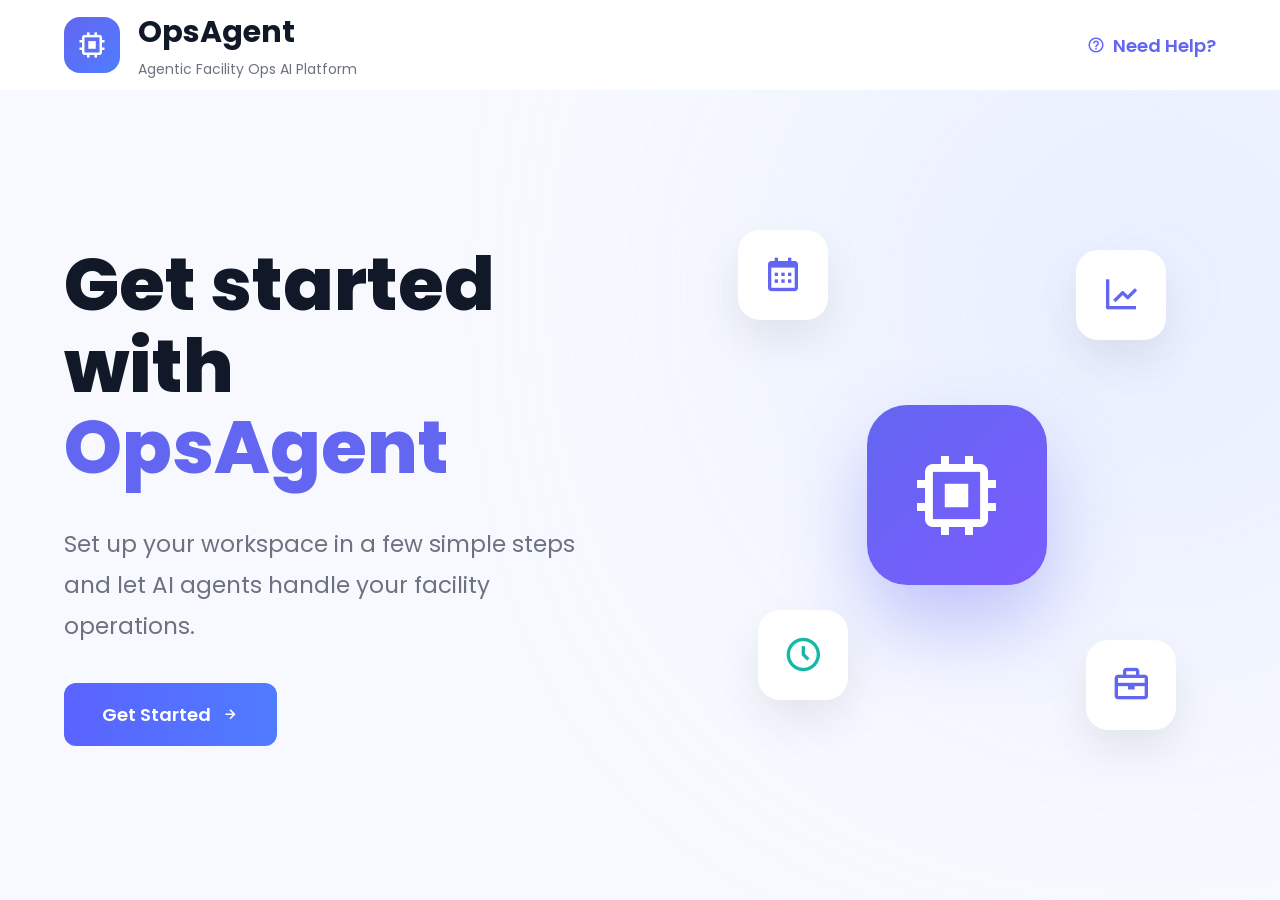
<file: index.html>
<!DOCTYPE html>
<html lang="en">

<head>

<meta charset="UTF-8">

<meta name="viewport" content="width=device-width, initial-scale=1.0">

<title>Agentic Facility Ops AI</title>

<link rel="preconnect" href="https://fonts.googleapis.com">

<link rel="preconnect" href="https://fonts.gstatic.com" crossorigin>

<link href="https://fonts.googleapis.com/css2?family=Poppins:wght@300;400;500;600;700;800&display=swap" rel="stylesheet">

<link href='https://unpkg.com/boxicons@2.1.4/css/boxicons.min.css' rel='stylesheet'>

<link rel="stylesheet" href="css/style.css">

<link rel="stylesheet" href="css/landing.css">

</head>

<body>

<!-- NAVBAR -->

<header>

<div class="container nav">

<div class="logo">

<div class="logo-icon">
<i class='bx bx-chip'></i>
</div>

<div>

<h2>OpsAgent</h2>

<p>Agentic Facility Ops AI Platform</p>

</div>

</div>

<a href="signup.html" class="help">

<i class='bx bx-help-circle'></i>

Need Help?

</a>

</div>

</header>


<!-- HERO -->

<section class="hero">

<div class="container hero-content">

<div class="left">

<h1>

Get started with

<span>OpsAgent</span>

</h1>

<p>

Set up your workspace in a few simple steps and let AI agents

handle your facility operations.

</p>

<a href="signup.html" class="btn">

Get Started

<i class='bx bx-right-arrow-alt'></i>

</a>

</div>

<div class="right">

<div class="center-logo">

<i class='bx bx-chip'></i>

</div>

<div class="floating card1">

<i class='bx bx-calendar'></i>

</div>

<div class="floating card2">

<i class='bx bx-line-chart'></i>

</div>

<div class="floating card3">

<i class='bx bx-time-five'></i>

</div>

<div class="floating card4">

<i class='bx bx-briefcase'></i>


</div>

</div>

</div>

</section>


<script src="js/app.js"></script>

</body>

</html>
</file>
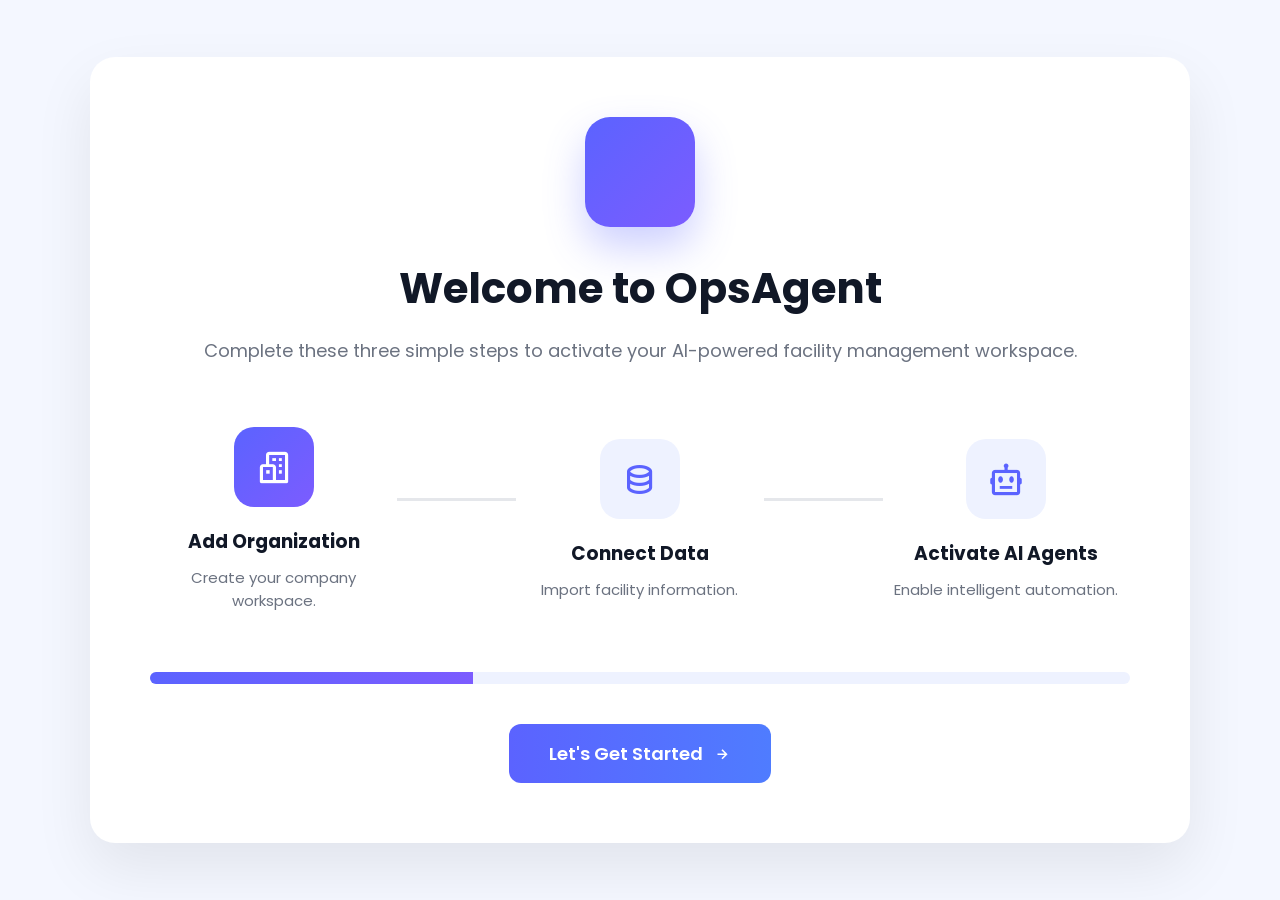
<file: onboarding.html>
<!DOCTYPE html>
<html lang="en">

<head>

<meta charset="UTF-8">

<meta name="viewport" content="width=device-width, initial-scale=1.0">

<title>Setup Workspace</title>

<link rel="preconnect" href="https://fonts.googleapis.com">

<link rel="preconnect" href="https://fonts.gstatic.com" crossorigin>

<link href="https://fonts.googleapis.com/css2?family=Poppins:wght@300;400;500;600;700;800&display=swap" rel="stylesheet">

<link href='https://unpkg.com/boxicons@2.1.4/css/boxicons.min.css' rel='stylesheet'>

<link rel="stylesheet" href="css/style.css">

<link rel="stylesheet" href="css/onboarding.css">

</head>

<body>

<div class="onboarding-page">

<div class="setup-card">

<div class="logo-box">

<i class='bx bxs-hexagon'></i>

</div>

<h1>Welcome to OpsAgent</h1>

<p class="subtitle">

Complete these three simple steps to activate your AI-powered facility management workspace.

</p>

<div class="steps">

<div class="step active">

<div class="step-icon">

<i class='bx bx-buildings'></i>

</div>

<h3>Add Organization</h3>

<p>Create your company workspace.</p>

</div>

<div class="line"></div>

<div class="step">

<div class="step-icon">

<i class='bx bx-data'></i>

</div>

<h3>Connect Data</h3>

<p>Import facility information.</p>

</div>

<div class="line"></div>

<div class="step">

<div class="step-icon">

<i class='bx bx-bot'></i>

</div>

<h3>Activate AI Agents</h3>

<p>Enable intelligent automation.</p>

</div>

</div>

<div class="progress">

<div class="progress-fill"></div>

</div>

<button id="startBtn" class="btn">

Let's Get Started

<i class='bx bx-right-arrow-alt'></i>

</button>

</div>

</div>

<script src="js/onboarding.js"></script>

</body>

</html>
</file>
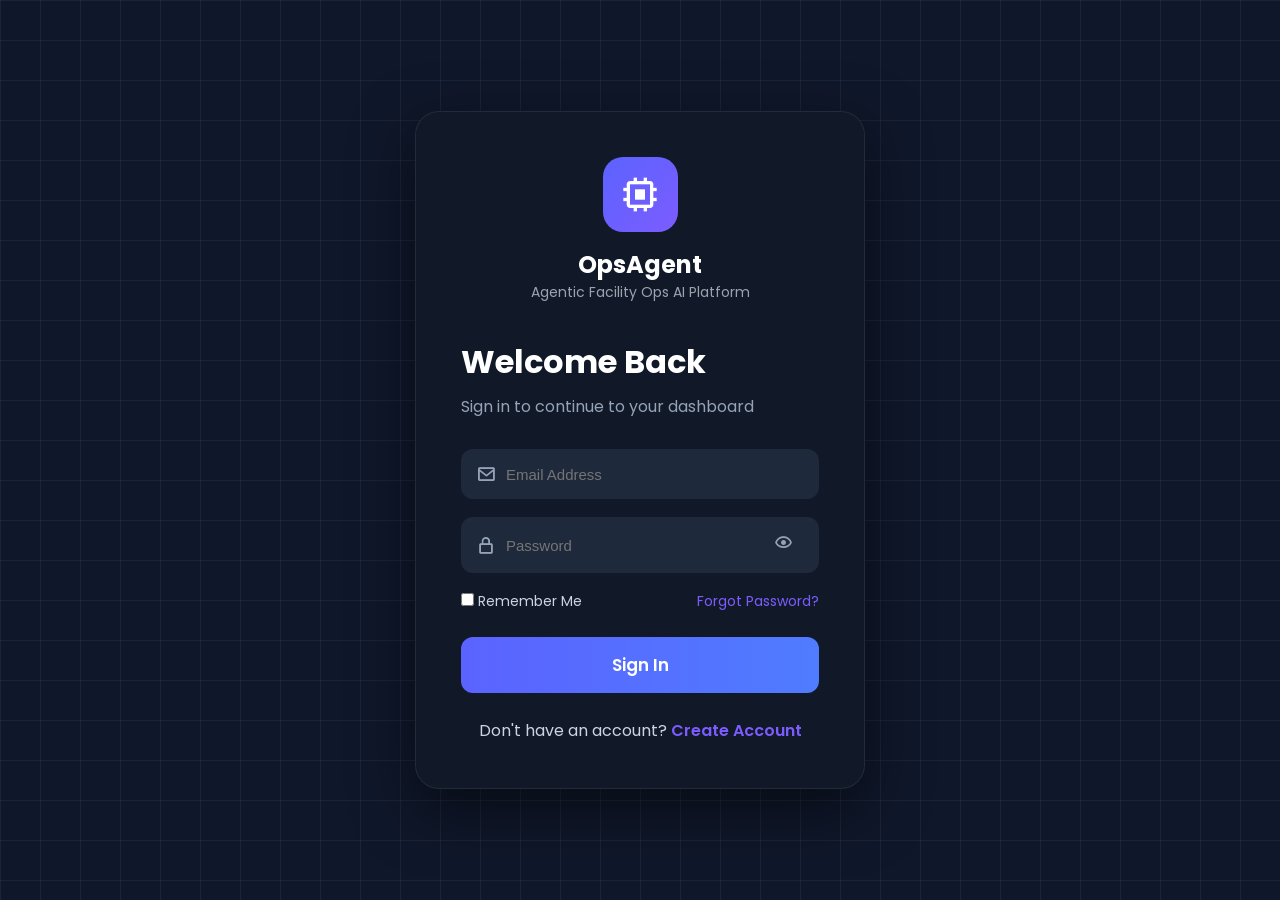
<file: signin.html>
<!DOCTYPE html>
<html lang="en">

<head>

<meta charset="UTF-8">

<meta name="viewport" content="width=device-width, initial-scale=1.0">

<title>Sign In</title>

<link rel="preconnect" href="https://fonts.googleapis.com">

<link rel="preconnect" href="https://fonts.gstatic.com" crossorigin>

<link href="https://fonts.googleapis.com/css2?family=Poppins:wght@300;400;500;600;700;800&display=swap" rel="stylesheet">

<link href='https://unpkg.com/boxicons@2.1.4/css/boxicons.min.css' rel='stylesheet'>

<link rel="stylesheet" href="css/style.css">

<link rel="stylesheet" href="css/signin.css">

</head>

<body>

<div class="login-page">

<div class="login-card">

<div class="logo">

<div class="logo-box">

<i class='bx bx-chip'></i>

</div>

<h2>OpsAgent</h2>

<p>Agentic Facility Ops AI Platform</p>

</div>

<form id="signinForm">

<h1>Welcome Back</h1>

<p class="sub">

Sign in to continue to your dashboard

</p>

<div class="input-box">

<i class='bx bx-envelope'></i>

<input
type="email"
id="loginEmail"
placeholder="Email Address"
required>

</div>

<div class="input-box">

<i class='bx bx-lock-alt'></i>

<input
type="password"
id="loginPassword"
placeholder="Password"
required>

<span id="togglePassword">

<i class='bx bx-show'></i>

</span>

</div>

<div class="options">

<label>

<input type="checkbox">

Remember Me

</label>

<a href="#">Forgot Password?</a>

</div>

<button class="btn login-btn">

Sign In

</button>

<div class="bottom">

Don't have an account?

<a href="signup.html">

Create Account

</a>

</div>

</form>

</div>

</div>

<script src="js/auth.js"></script>

</body>

</html>
</file>
<file: css/style.css>
:root{

    --primary:#5B63FF;
    --primary-light:#7A7FFF;

    --secondary:#EEF2FF;

    --success:#21C55D;

    --warning:#F59E0B;

    --danger:#EF4444;

    --white:#FFFFFF;

    --bg:#F8FAFC;

    --card:#FFFFFF;

    --text:#111827;

    --text-light:#6B7280;

    --border:#E5E7EB;

    --shadow:0 12px 35px rgba(15,23,42,.08);

    --radius:16px;

}
*{
    margin:0;
    padding:0;
    box-sizing:border-box;
}
html{
    scroll-behavior:smooth;
}
body{

    font-family:'Poppins',sans-serif;

    background:var(--bg);

    color:var(--text);

}
a{
    text-decoration:none;
}

ul{
    list-style:none;
}

button{

    cursor:pointer;

    border:none;

    font-family:inherit;

}
.container{

    width:90%;

    max-width:1400px;

    margin:auto;

}
.btn{

    display:inline-flex;

    align-items:center;

    justify-content:center;

    gap:10px;

    padding:14px 30px;

    border-radius:12px;

    background:linear-gradient(90deg,#5B63FF,#4F7CFF);

    color:#fff;

    font-weight:600;

    transition:.3s;

}
.btn:hover{

    transform:translateY(-2px);

    box-shadow:0 15px 30px rgba(91,99,255,.35);

}
.card{

    background:#fff;

    border-radius:16px;

    box-shadow:var(--shadow);

    border:1px solid var(--border);

}
.input{

    width:100%;

    padding:14px 18px;

    border:1px solid var(--border);

    border-radius:12px;

    outline:none;

    font-size:15px;

}
.title{

    font-size:42px;

    font-weight:700;

}
.subtitle{

    color:var(--text-light);

    margin-top:10px;

    line-height:1.8;

}
</file>
<file: css/landing.css>
header{

height:90px;

background:white;

display:flex;

align-items:center;

box-shadow:0 2px 15px rgba(0,0,0,.04);

}

.nav{

display:flex;

justify-content:space-between;

align-items:center;

}

.logo{

display:flex;

align-items:center;

gap:18px;

}

.logo-icon{

width:56px;

height:56px;

border-radius:16px;

background:linear-gradient(135deg,#6366F1,#4F7CFF);

display:flex;

justify-content:center;

align-items:center;

font-size:30px;

color:white;

}

.logo h2{

font-size:30px;

}

.logo p{

color:#6B7280;

font-size:14px;

margin-top:4px;

}

.help{

display:flex;

align-items:center;

gap:8px;

color:#6366F1;

font-weight:600;

font-size:18px;

}
.hero{

height:calc(100vh - 90px);

background:#F7F9FF;

display:flex;

align-items:center;

overflow:hidden;

position:relative;

}

.hero::before{

content:"";

position:absolute;

width:700px;

height:700px;

background:#DDE7FF;

border-radius:50%;

filter:blur(140px);

right:-220px;

top:-150px;

opacity:.55;

}

.hero-content{

display:flex;

justify-content:space-between;

align-items:center;

}

.left{

width:48%;

z-index:2;

}

.left h1{

font-size:74px;

font-weight:800;

line-height:1.1;

color:#111827;

}

.left span{

color:#6366F1;

}

.left p{

margin:35px 0;

font-size:23px;

line-height:1.8;

color:#6B7280;

max-width:620px;

}
.right{

width:45%;

height:650px;

position:relative;

display:flex;

justify-content:center;

align-items:center;

}

.center-logo{

width:180px;

height:180px;

border-radius:40px;

background:linear-gradient(135deg,#6366F1,#7C5CFF);

display:flex;

justify-content:center;

align-items:center;

font-size:95px;

color:white;

box-shadow:0 40px 80px rgba(99,102,241,.35);

animation:float 4s ease-in-out infinite;

}
.floating{

position:absolute;

width:90px;

height:90px;

background:white;

border-radius:22px;

display:flex;

justify-content:center;

align-items:center;

font-size:40px;

color:#6366F1;

box-shadow:0 20px 45px rgba(0,0,0,.08);

animation:float 5s ease-in-out infinite;

}

.card1{

top:60px;

left:40px;

}

.card2{

top:80px;

right:50px;

}

.card3{

bottom:120px;

left:60px;

color:#14B8A6;

}

.card4{

bottom:90px;

right:40px;

}
@keyframes float{

0%{

transform:translateY(0px);

}

50%{

transform:translateY(-18px);

}

100%{

transform:translateY(0px);

}

}

.btn{

font-size:18px;

padding:18px 38px;

}
</file>
<file: css/onboarding.css>
body{

margin:0;

font-family:'Poppins',sans-serif;

background:#F4F7FF;

display:flex;

justify-content:center;

align-items:center;

min-height:100vh;

}

.onboarding-page{

width:100%;

padding:40px;

display:flex;

justify-content:center;

}

.setup-card{

width:1100px;

background:#fff;

padding:60px;

border-radius:25px;

box-shadow:0 25px 60px rgba(0,0,0,.08);

text-align:center;

}

.logo-box{

width:110px;

height:110px;

margin:auto;

background:linear-gradient(135deg,#5B63FF,#7C5CFF);

border-radius:25px;

display:flex;

justify-content:center;

align-items:center;

font-size:60px;

color:white;

margin-bottom:30px;

box-shadow:0 20px 40px rgba(91,99,255,.30);

}

.setup-card h1{

font-size:42px;

margin-bottom:15px;

}

.subtitle{

color:#6B7280;

font-size:18px;

margin-bottom:60px;

}
.steps{

display:flex;

justify-content:space-between;

align-items:center;

margin-bottom:60px;

}

.step{

width:250px;

}

.step-icon{

width:80px;

height:80px;

margin:auto;

border-radius:20px;

background:#EEF2FF;

display:flex;

justify-content:center;

align-items:center;

font-size:38px;

color:#5B63FF;

margin-bottom:20px;

transition:.3s;

}

.active .step-icon{

background:linear-gradient(135deg,#5B63FF,#7C5CFF);

color:white;

}

.step h3{

margin-bottom:10px;

}

.step p{

font-size:15px;

color:#6B7280;

}

.line{

height:3px;

width:120px;

background:#E5E7EB;

margin-top:-40px;

}
.progress{

width:100%;

height:12px;

background:#EEF2FF;

border-radius:20px;

overflow:hidden;

margin-bottom:40px;

}

.progress-fill{

width:33%;

height:100%;

background:linear-gradient(90deg,#5B63FF,#7C5CFF);

}

#startBtn{

padding:16px 40px;

font-size:18px;

}

.step:hover .step-icon{

transform:translateY(-8px);

box-shadow:0 12px 25px rgba(91,99,255,.25);

}
</file>
<file: css/signin.css>
body{

margin:0;

font-family:'Poppins',sans-serif;

background:#0F172A;

display:flex;

justify-content:center;

align-items:center;

height:100vh;

background-image:
linear-gradient(rgba(255,255,255,.05) 1px,transparent 1px),
linear-gradient(90deg,rgba(255,255,255,.05) 1px,transparent 1px);

background-size:40px 40px;

}

.login-card{

width:450px;

background:#111827;

padding:45px;

border-radius:24px;

box-shadow:0 20px 60px rgba(0,0,0,.5);

border:1px solid rgba(255,255,255,.08);

}

.logo{

text-align:center;

margin-bottom:35px;

}

.logo-box{

width:75px;

height:75px;

margin:auto;

border-radius:20px;

background:linear-gradient(135deg,#5B63FF,#7C5CFF);

display:flex;

justify-content:center;

align-items:center;

font-size:40px;

color:white;

margin-bottom:15px;

}

.logo h2{

color:white;

margin:0;

}

.logo p{

color:#9CA3AF;

font-size:14px;

}

form h1{

color:white;

margin-bottom:8px;

}

.sub{

color:#94A3B8;

margin-bottom:30px;

}

.input-box{

display:flex;

align-items:center;

background:#1E293B;

padding:15px;

border-radius:12px;

margin-bottom:18px;

}

.input-box i{

color:#94A3B8;

font-size:20px;

margin-right:10px;

}

.input-box input{

flex:1;

background:none;

border:none;

outline:none;

color:white;

font-size:15px;

}

#togglePassword{

cursor:pointer;

color:#94A3B8;

}

.options{

display:flex;

justify-content:space-between;

align-items:center;

font-size:14px;

margin-bottom:25px;

color:#CBD5E1;

}

.options a{

color:#7C5CFF;

text-decoration:none;

}

.login-btn{

width:100%;

padding:15px;

font-size:17px;

}

.bottom{

text-align:center;

margin-top:25px;

color:#CBD5E1;

}

.bottom a{

color:#7C5CFF;

font-weight:600;

text-decoration:none;

}
</file>
